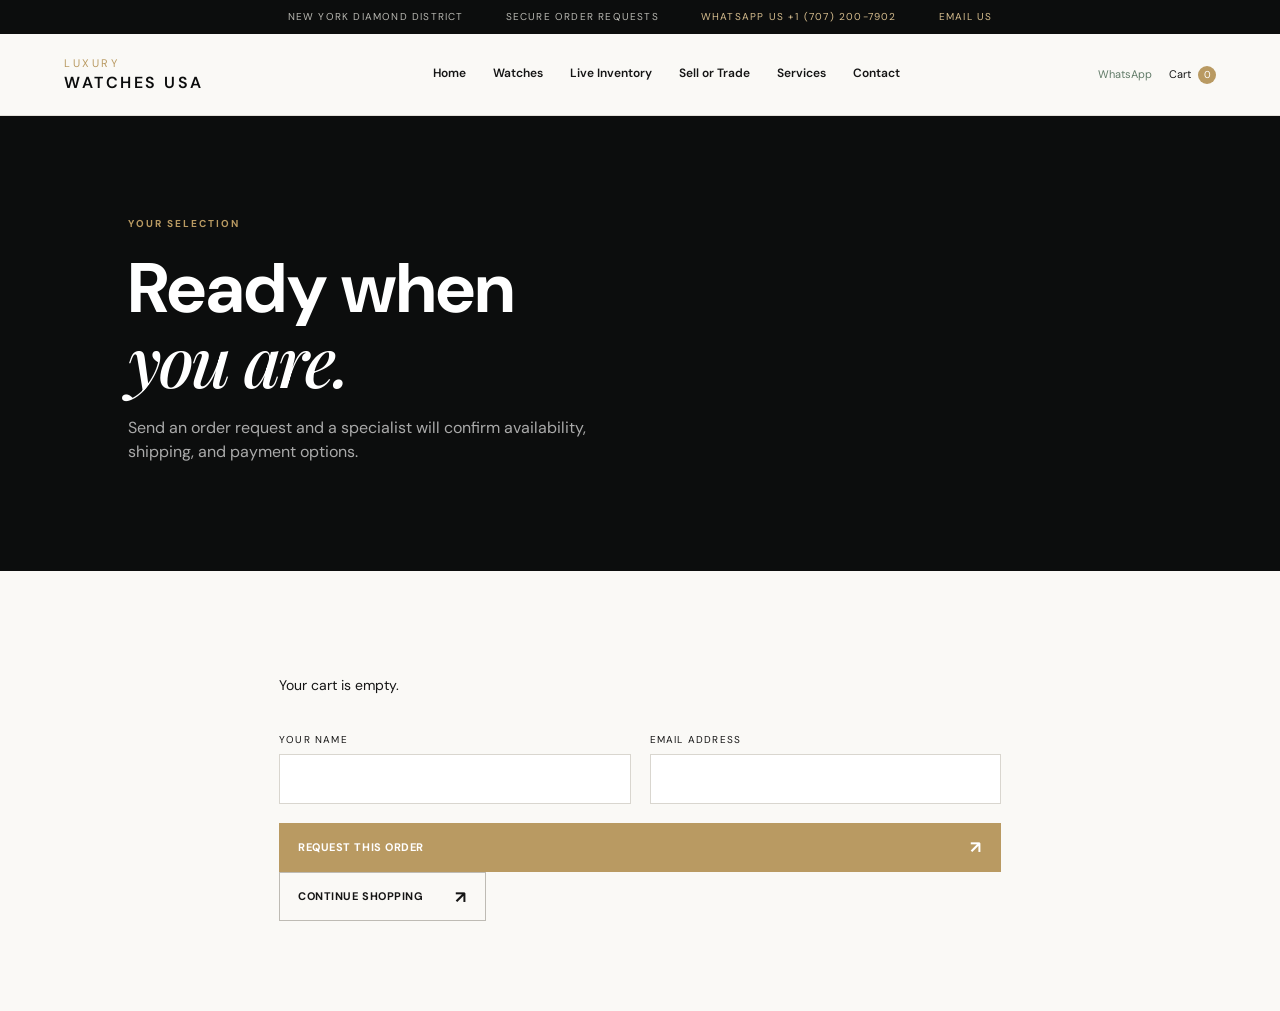
<file: cart.html>
<!doctype html>
<html lang="en">
    <head>
        <meta charset="UTF-8">
        <meta name="viewport" content="width=device-width, initial-scale=1">
        <title>Your Cart | Luxury Watches USA</title>
        <link href="https://fonts.googleapis.com/css2?family=DM+Sans:wght@400;500;600;700&family=Playfair+Display:wght@500;600&display=swap" rel="stylesheet">
        <link rel="stylesheet" href="styles.css">
    </head>
    <body>
        
        <div class="topbar">
        <span>New York Diamond District</span>
        <span>Secure order requests</span>
        <a href="https://wa.me/+17072007902">WhatsApp us +1 (707) 200-7902</a>
        <a href="mailto:Luxurywatch310543@gmail.com">Email us</a>
    </div>

    <header class="site-header">
        <button class="icon-btn menu-toggle" aria-label="Open menu">☰</button>
        <a class="logo" href="index.html">
            <span>LUXURY</span><strong>WATCHES USA</strong>
        </a>

        <nav class="main-nav">
            <a href="index.html">Home</a>
            <a href="shop.html">Watches</a>
            <a href="live-inventory.html">Live Inventory</a>
            <a href="sell.html">Sell or Trade</a>
            <a href="services.html">Services</a>
            <a href="contact.html">Contact</a>
        </nav>
        <div class="header-actions">
            <a class="whatsapp-link" href="https://wa.me/+17072007902">WhatsApp</a>
            <a class="cart-link" href="cart.html">Cart <span class="cart-count">0</span></a>
        </div>
    </header>
    <main>
        <section class="page-hero">
            <p class="eyebrow">Your selection</p>
            <h1>Ready when<br><em>you are.</em></h1>
            <p>Send an order request and a specialist will confirm availability, shipping, and payment options.</p>
        </section>
        <section class="form-section">
            <div id="cart-items"></div>
            <p id="cart-total" class="price"></p>
            <form id="order-form" class="form-grid" hidden>
                <div class="form-field">
                    <label>Your name</label>
                    <input name="customer_name" required>
                </div>
                <div class="form-field">
                    <label>Email address</label>
                    <input name="customer_email" type="email" required>
                </div>
                <div class="form-field full">
                    <button class="button button-gold" type="submit">Request this order <span>↗</span></button>
                </div>
            </form>
            <p id="cart-message" class="notice" hidden></p>
            <a class="button button-outline" href="shop.html">Continue shopping <span>↗</span></a>
        </section>
    </main>
    <script src="script.js"></script>
</body>
</html>
</file>
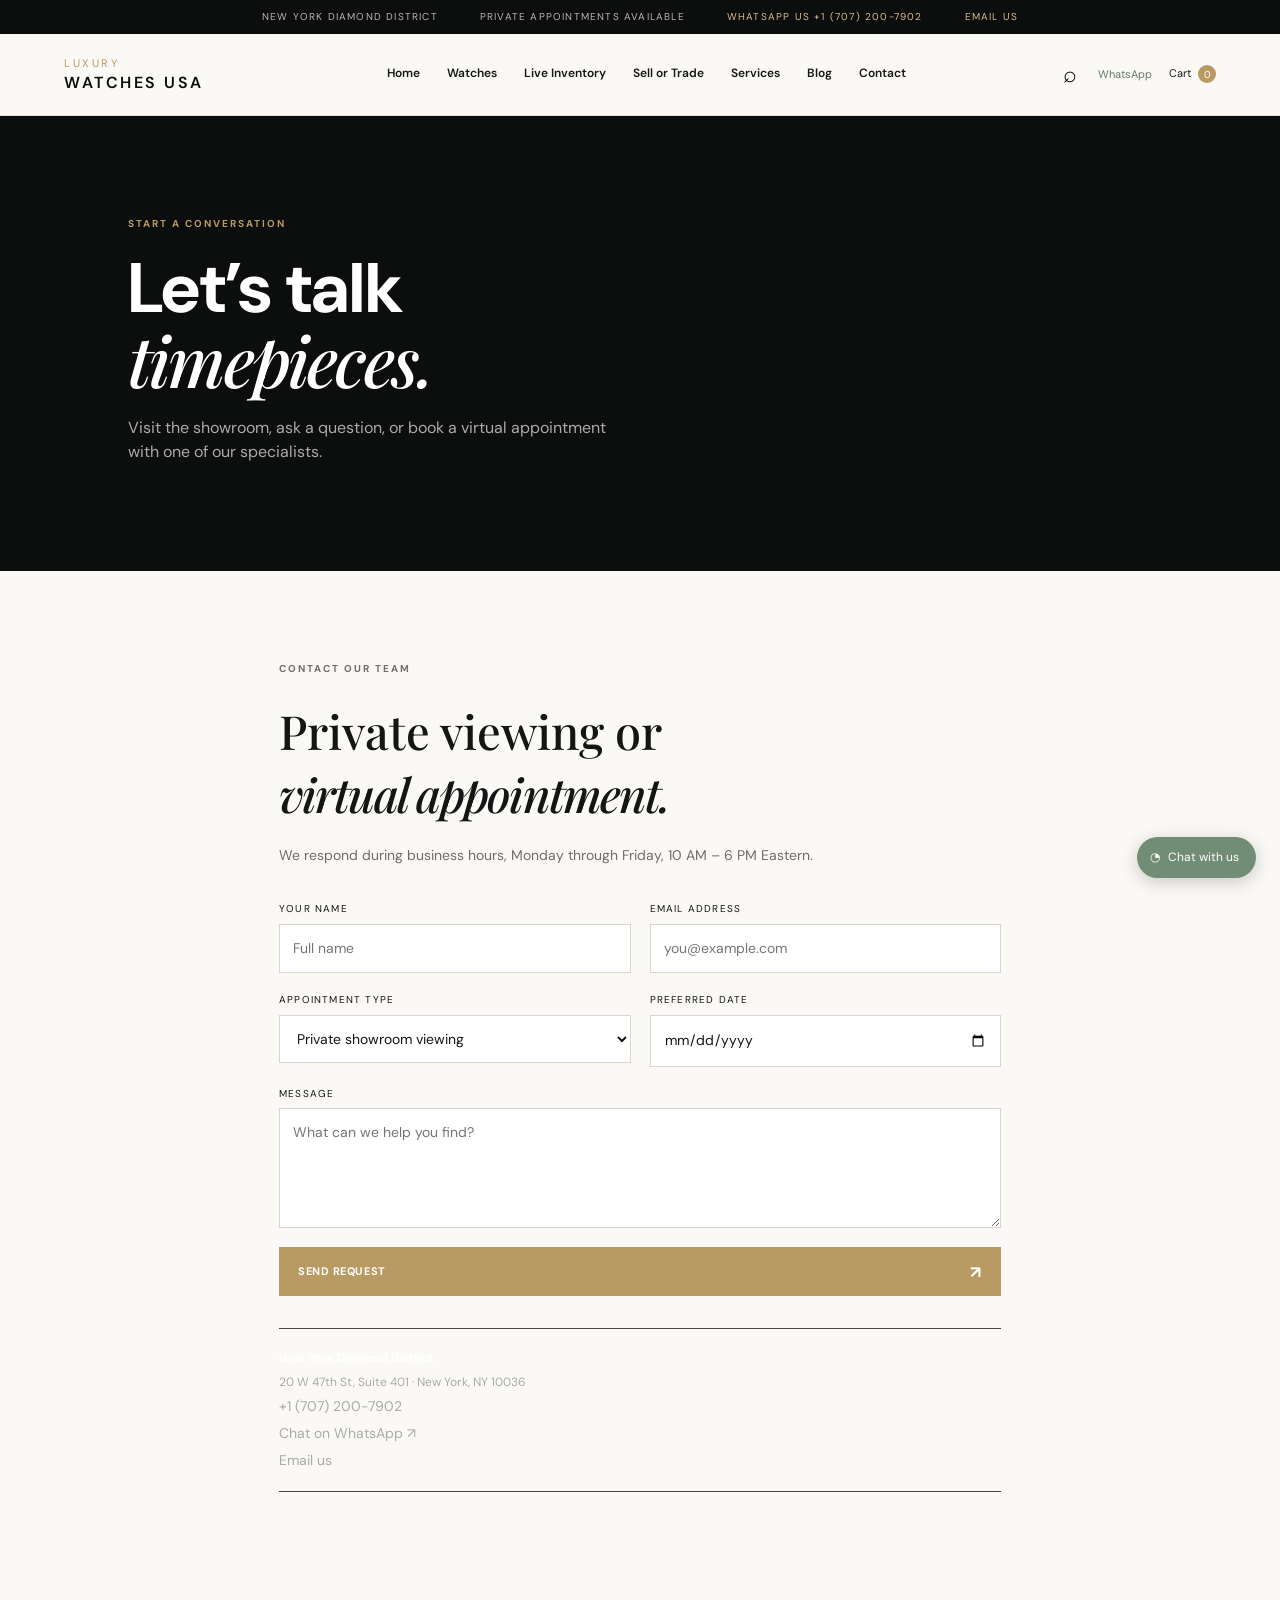
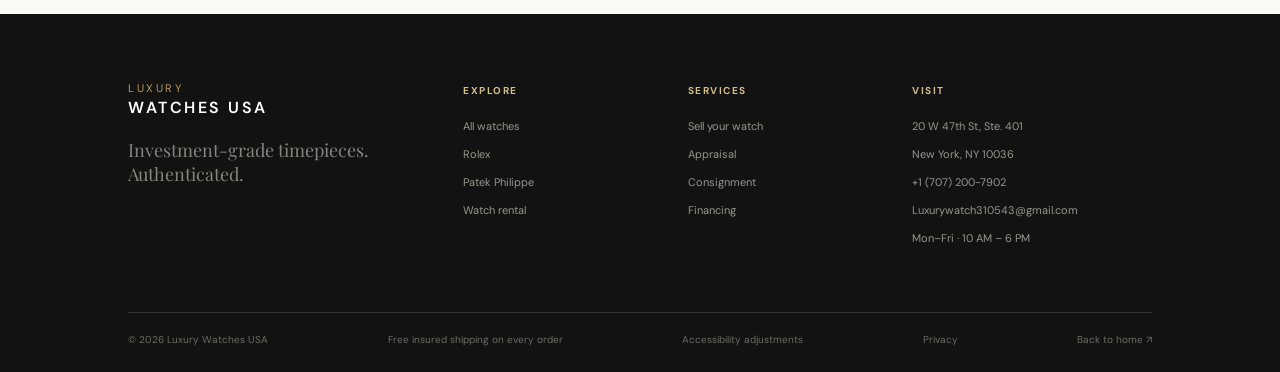
<file: contact.html>
<!doctype html>
<html lang="en">
    <head>
        <meta charset="UTF-8">
        <meta name="viewport" content="width=device-width, initial-scale=1">
        <title>Contact &amp; Appointments | Luxury Watches USA</title>
        <link href="https://fonts.googleapis.com/css2?family=DM+Sans:wght@400;500;600;700&family=Playfair+Display:wght@500;600&display=swap"
         rel="stylesheet">
         <link rel="stylesheet" href="styles.css">
        </head>
        <body>
            <div class="topbar">
                <span>New York Diamond District</span>
                <span>Private appointments available</span>
                <a href="https://wa.me/+17072007902">WhatsApp us +1 (707) 200-7902</a>
                <a href="mailto:Luxurywatch310543@gmail.com">Email us </a>
            </div>
            <header class="site-header">
                <button class="icon-btn menu-toggle">☰</button>
                <a class="logo" href="index.html">
                    <span>LUXURY</span><strong>WATCHES USA</strong>
                </a>
                <nav class="main-nav">
                    <a href="index.html">Home</a>
                    <a href="shop.html">Watches</a>
                    <a href="live-inventory.html">Live Inventory</a>
                    <a href="sell.html">Sell or Trade</a>
                    <a href="services.html">Services</a>
                    <a href="blog.html">Blog</a>
                    <a href="contact.html">Contact</a>
                </nav>
                <div class="header-actions">
                    <button class="icon-btn" data-search>⌕</button>
                    <a class="whatsapp-link" href="https://wa.me/+17072007902">WhatsApp</a>
                    <a href="cart.html">Cart <span class="cart-count">0</span></a>
                </div>
            </header>
            <main>
                <section class="page-hero">
                    <p class="eyebrow">Start a conversation</p>
                    <h1>Let’s talk<br>
                        <em>timepieces.</em>
                    </h1>
                    <p>Visit the showroom, ask a question, or book a virtual appointment with one of our specialists.</p>
                </section>
                <section class="form-section">
                    <p class="eyebrow">Contact our team</p>
                    <h2>Private viewing or<br>
                        <em>virtual appointment.</em>
                    </h2>
                    <p>We respond during business hours, Monday through Friday, 10 AM – 6 PM Eastern.</p>
                    <form class="form-grid" id="contact-form">
                        <div class="form-field">
                            <label>Your name</label>
                            <input name="name" required placeholder="Full name">
                        </div>
                        <div class="form-field">
                            <label>Email address</label>
                            <input name="email" required type="email" placeholder="you@example.com">
                        </div>
                        <div class="form-field">
                            <label>Appointment type</label>
                            <select name="appointment_type" aria-label="Appointment type">
                                <option>Private showroom viewing</option>
                                <option>Virtual appointment</option>
                                <option>General question</option>
                            </select>
                        </div>
                        <div class="form-field">
                            <label>Preferred date</label>
                            <input name="preferred_date" type="date" aria-label="Preferred date">
                        </div>
                        <div class="form-field full">
                            <label>Message</label>
                            <textarea name="message" placeholder="What can we help you find?"></textarea>
                        </div>
                        <div class="form-field full">
                            <button class="button button-gold" type="submit">Send request <span>↗</span></button>
                        </div>
                    </form>
                    <div class="address address--spaced">
                        <strong>New York Diamond District</strong><span>20 W 47th St, Suite 401 · New York, NY 10036</span>
                        <a href="tel:+17072007902">+1 (707) 200-7902</a>
                        <a href="https://wa.me/+17072007902">Chat on WhatsApp ↗</a>
                        <a href="mailto:Luxurywatch310543@gmail.com">Email us </a>


                    </div>
                </section>
            </main>
           <footer class="site-footer">
    <div class="footer-top">
        <div>
            
            <a class="logo footer-logo" href="index.html">
                <span>LUXURY</span><strong>WATCHES USA</strong>
            </a>
                <p>Investment-grade timepieces.<br>Authenticated.</p>
            </div>
            
            <div class="footer-column">
                <h4>Explore</h4>
                <a href="shop.html">All watches</a>
                <a href="shop.html">Rolex</a>
                <a href="shop.html">Patek Philippe</a>
                <a href="rental.html">Watch rental</a>
            </div>
            
            <div class="footer-column">
                <h4>Services</h4>
                <a href="sell.html">Sell your watch</a>
                <a href="services.html">Appraisal</a>
                <a href="services.html">Consignment</a>
                <a href="services.html">Financing</a>
            </div>
            
            <div class="footer-column">
                <h4>Visit</h4>
                <span>20 W 47th St, Ste. 401</span>
                <span>New York, NY 10036</span>
                <a href="tel:+17072007902">+1 (707) 200-7902</a>
                 <a href="mailto:Luxurywatch310543@gmail.com">Luxurywatch310543@gmail.com</a>
                <span>Mon–Fri · 10 AM – 6 PM</span>
            </div>
        </div>

        <div class="footer-bottom">
            <span>© 2026 Luxury Watches USA</span>
            <span>Free insured shipping on every order</span>
            <a href="contact.html">Accessibility adjustments</a>
            <a href="contact.html">Privacy</a>
                <a class="floating-chat" href="https://wa.me/+17072007902" aria-label="Chat on WhatsApp">◔<span>Chat with us</span>
    </a>
                    <a href="index.html">Back to home ↗</a>
        </div>
    </footer>
            <script src="script.js"></script>
        </body>
        </html>
</file>
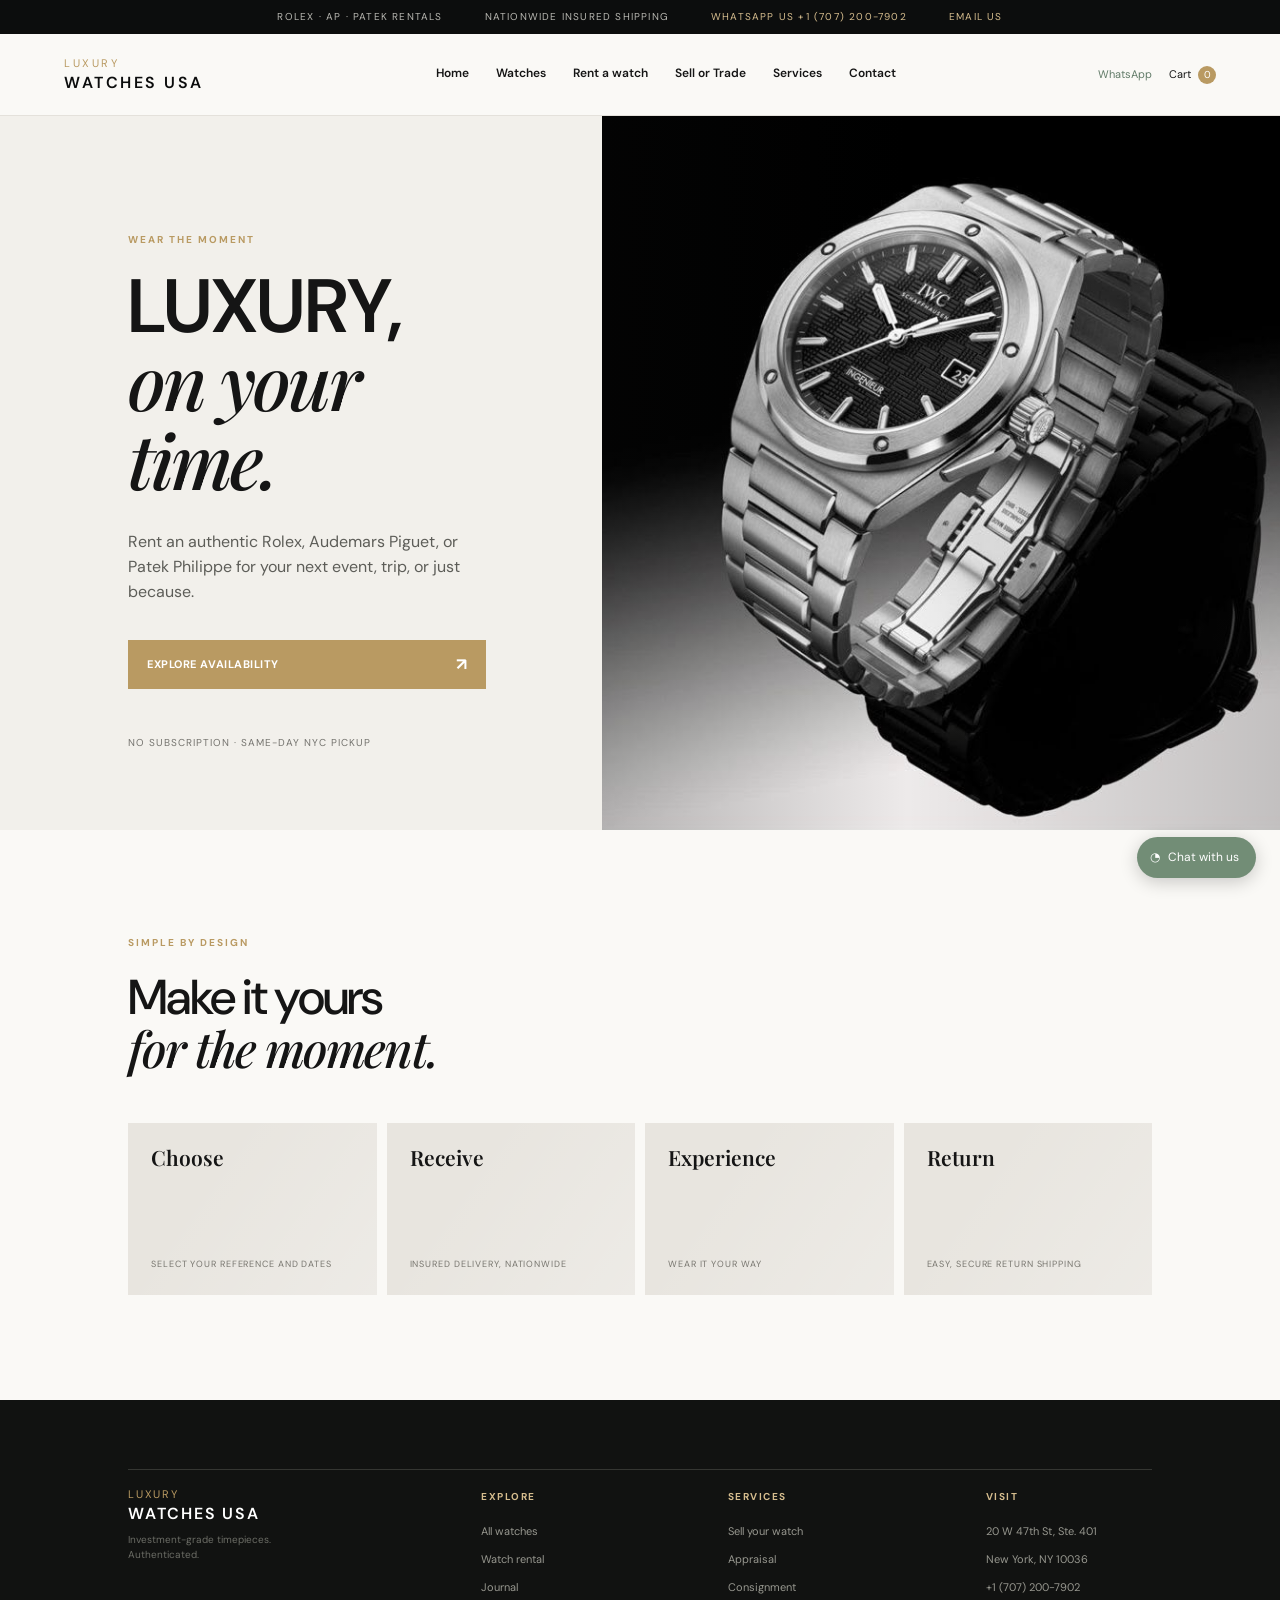
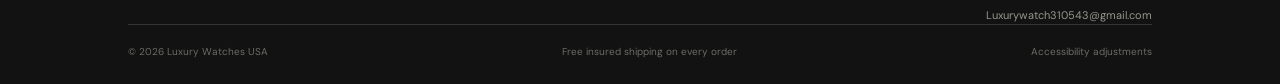
<file: rental.html>
<!doctype html>
<html lang="en">
    <head>
        <meta charset="UTF-8">
        <meta name="viewport" content="width=device-width, initial-scale=1">
        <title>Watch Rental | Luxury Watches USA</title>
        <link href="https://fonts.googleapis.com/css2?family=DM+Sans:wght@400;500;600;700&family=Playfair+Display:wght@500;600&display=swap"
         rel="stylesheet">
         <link rel="stylesheet" href="styles.css">
        </head>
        <body>
            <div class="topbar">
                <span>Rolex · AP · Patek rentals</span>
                <span>Nationwide insured shipping</span>
                <a href="https://wa.me/+17072007902">WhatsApp us +1 (707) 200-7902</a>
                <a href="mailto:Luxurywatch310543@gmail.com">Email us </a>
            </div>
            
            <header class="site-header">
                <button class="icon-btn menu-toggle">☰</button>
                <a class="logo" href="index.html"><span>LUXURY</span><strong>WATCHES USA</strong></a>
                
                <nav class="main-nav">
                    <a href="index.html">Home</a>
                    <a href="shop.html">Watches</a>
                    <a href="rental.html">Rent a watch</a>
                    <a href="sell.html">Sell or Trade</a>
                    <a href="services.html">Services</a>
                    <a href="contact.html">Contact</a>
                </nav>
                <div class="header-actions">
                    <a class="whatsapp-link" href="https://wa.me/+17072007902">WhatsApp</a>
                    <a href="cart.html">Cart <span class="cart-count">0</span></a>
                </div>
            </header>
            
            <main>
                <section class="hero">
                    <div class="hero-copy">
                        <p class="eyebrow">Wear the moment</p>
                        <h1>Luxury,<br><em>on your time.</em></h1>
                        <p class="hero-sub">Rent an authentic Rolex, Audemars Piguet, or Patek Philippe for your next event, trip, or just because.</p>
                        <a class="button button-gold" href="contact.html">Explore availability <span>↗</span></a>
                        
                        <div class="hero-note">No subscription · Same-day NYC pickup</div>
                    </div>

                    <div class="hero-image">
                        <img src="image/Ingenieur Automatic 40  Integrated bracelet · 2023.jpeg" 
                        alt="Luxury watch available to rent">
                    </div>
                </section>

                <section class="section">
                    <div class="section-head">
                        <div>
                            <p class="eyebrow">Simple by design</p>
                            <h2>Make it yours<br>
                                <em>for the moment.</em>
                            </h2>
                        </div>
                    </div>

                    <div class="brand-grid">
                        <div class="brand-card">
                            <span>Choose</span>
                            <small>Select your reference and dates</small>
                        </div>
                        
                        <div class="brand-card">
                            <span>Receive</span>
                            <small>Insured delivery, nationwide</small>
                        </div>
                        
                        <div class="brand-card">
                            <span>Experience</span>
                            <small>Wear it your way</small>
                        </div>
                        
                        <div class="brand-card">
                            <span>Return</span>
                            <small>Easy, secure return shipping</small>
                        </div>
                    </div>
                </section>
            </main>

            <footer class="site-footer">
                <div class="footer-bottom">
                   <div><a class="logo footer-logo" href="index.html">
                            <span>LUXURY</span><strong>WATCHES USA</strong></a>
                            <p>Investment-grade timepieces.<br>Authenticated.</p>
                        </div>
                        
                        <div class="footer-column">
                            <h4>Explore</h4>
                            <a href="shop.html">All watches</a>
                            <a href="rental.html">Watch rental</a>
                            <a href="blog.html">Journal</a>
                        </div>
                        
                        <div class="footer-column">
                            <h4>Services</h4>
                            <a href="sell.html">Sell your watch</a>
                            <a href="services.html">Appraisal</a>
                            <a href="services.html">Consignment</a>
                        </div>
                        <div class="footer-column">
                            <h4>Visit</h4>
                            <span>20 W 47th St, Ste. 401</span>
                            <span>New York, NY 10036</span>
                            <a href="tel:+17072007902">+1 (707) 200-7902</a>
                             <a href="mailto:Luxurywatch310543@gmail.com">Luxurywatch310543@gmail.com</a>
                        </div>
                    </div>
                    <div class="footer-bottom">
                        <span>© 2026 Luxury Watches USA</span>
                        <span>Free insured shipping on every order</span>
                        <a href="contact.html">Accessibility adjustments</a>
                    </div>
                </footer>
                <a class="floating-chat" href="https://wa.me/+17072007902">◔<span>Chat with us</span></a>
            
            <script src="script.js"></script>
        </body>
        </html>
</file>
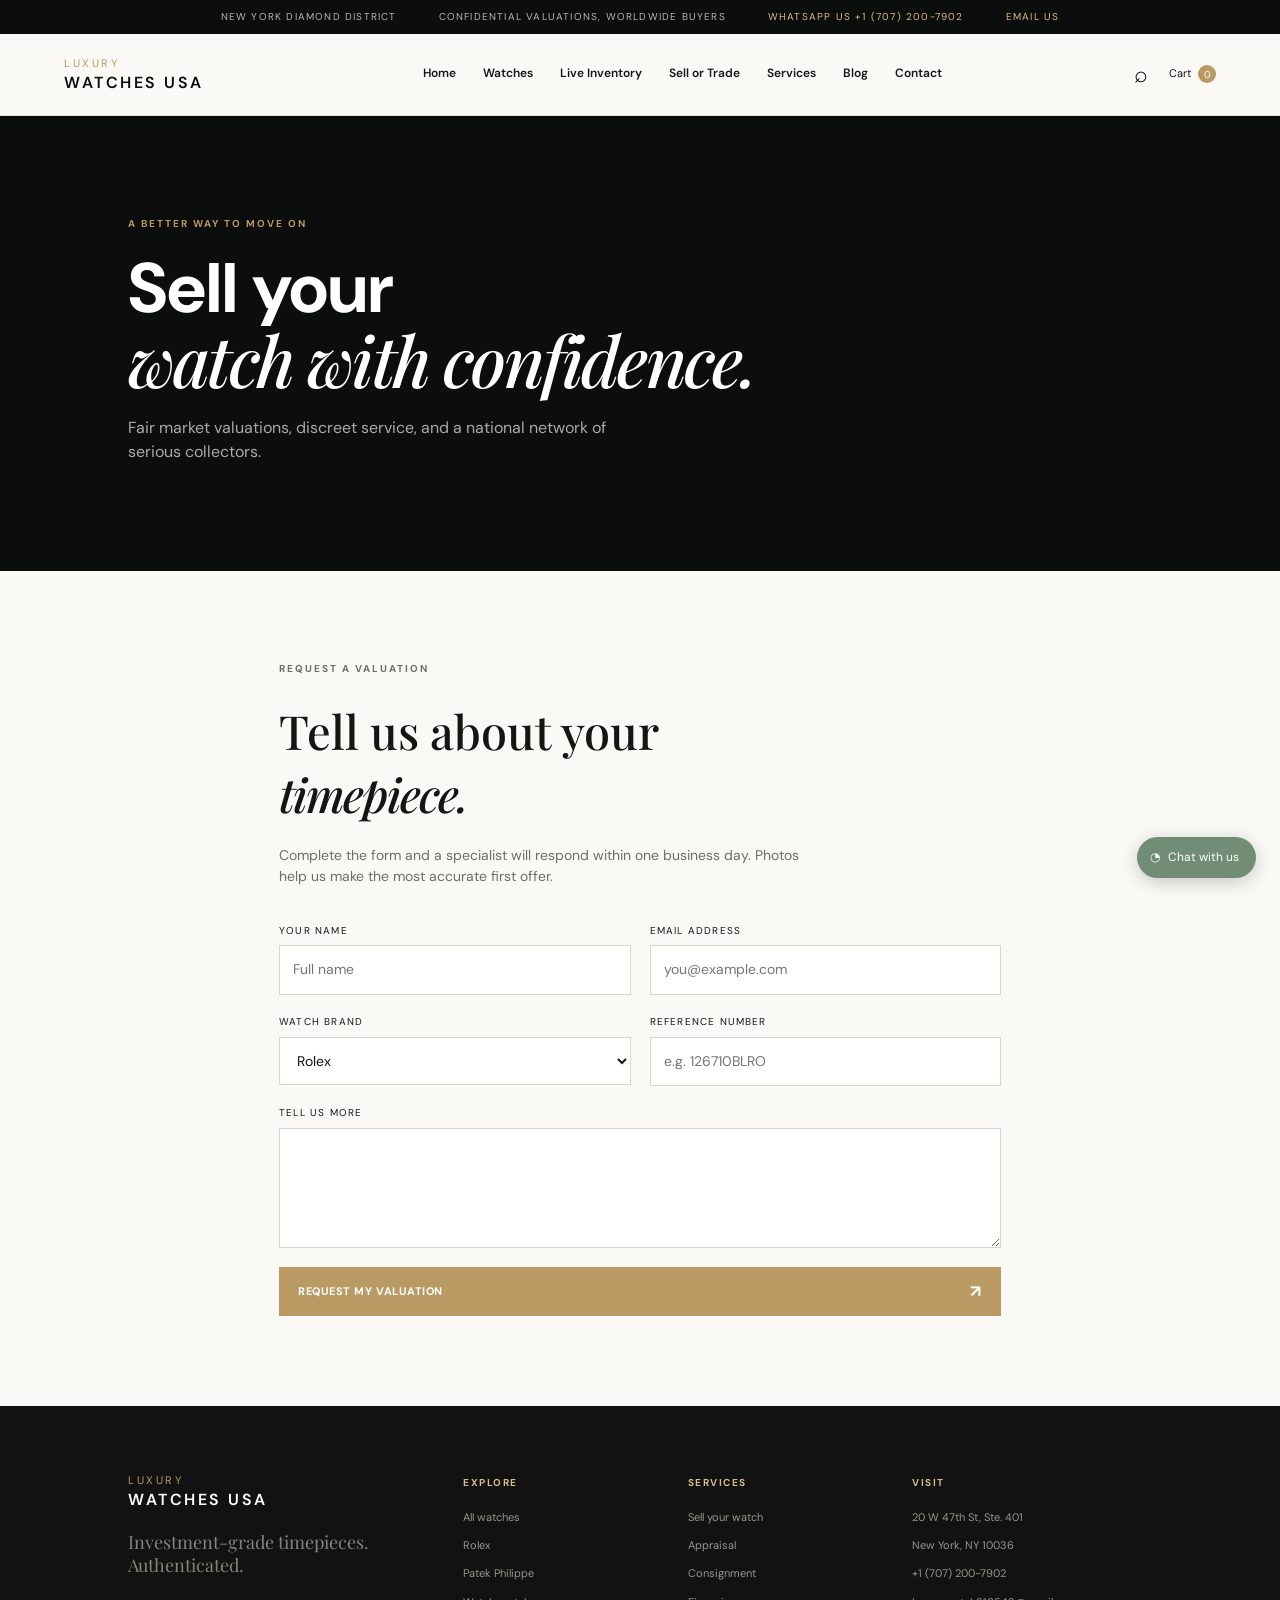
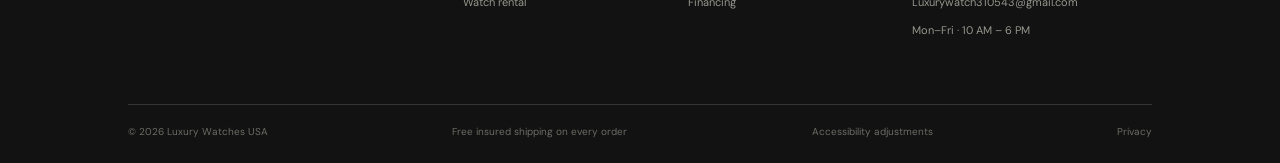
<file: sell.html>
<!doctype html>
<html lang="en">
    <head>
        <meta charset="UTF-8">
        <meta name="viewport" content="width=device-width, initial-scale=1">
        <title>Sell Your Watch | Luxury Watches USA</title>
        <link href="https://fonts.googleapis.com/css2?family=DM+Sans:wght@400;500;600;700&family=Playfair+Display:wght@500;600&display=swap" 
        rel="stylesheet">
        <link rel="stylesheet" href="styles.css">
    </head>
    <body>
        <div class="topbar">
            <span>New York Diamond District</span>
            <span>Confidential valuations, worldwide buyers</span>
            <a href="https://wa.me/+17072007902">WhatsApp us +1 (707) 200-7902</a>
            <a href="mailto:Luxurywatch310543@gmail.com">Email us </a>
        </div>
        
        <header class="site-header">
            <button class="icon-btn menu-toggle">☰</button>
            <a class="logo" href="index.html">
                <span>LUXURY</span><strong>WATCHES USA</strong></a>
                
                <nav class="main-nav">
                    <a href="index.html">Home</a>
                    <a href="shop.html">Watches</a>
                    <a href="live-inventory.html">Live Inventory</a>
                    <a href="sell.html">Sell or Trade</a>
                    <a href="services.html">Services</a>
                    <a href="blog.html">Blog</a>
                    <a href="contact.html">Contact</a>
                </nav>
                
                <div class="header-actions">
                    <button class="icon-btn" data-search>⌕</button>
                    <a href="cart.html">Cart <span class="cart-count">0</span>
                    </a>
                </div>
            </header>
            <main>
                <section class="page-hero">
                        <p class="eyebrow">A better way to move on</p>
                        <h1>Sell your<br><em>watch with confidence.</em></h1>
                        <p>Fair market valuations, discreet service, and a national network of serious collectors.</p>
                    </section>
                    
                    <section class="form-section">
                        <p class="eyebrow">Request a valuation</p>
                        <h2>Tell us about your<br>
                            <em>timepiece.</em></h2>
                            <p>Complete the form and a specialist will respond within one business day. 
                                Photos help us make the most accurate first offer.</p>
                                
                                <form class="form-grid" id="valuation-form">
                                    <div class="form-field">
                                        <label>Your name</label>
                                        <input name="name" required placeholder="Full name">
                                    </div>
                                    
                                    <div class="form-field">
                                        <label>Email address</label>
                                        <input name="email" required type="email" placeholder="you@example.com">
                                    </div>

                                    <div class="form-field">
                                        <label>Watch brand</label>
                                        <select name="brand" aria-label="Watch brand">
                                            <option>Rolex</option>
                                            <option>Patek Philippe</option>
                                            <option>Audemars Piguet</option>
                                            <option>Other</option>
                                        </select>
                                    </div>

                                    <div class="form-field">
                                        <label>Reference number</label>
                                        <input name="reference" placeholder="e.g. 126710BLRO">
                                    </div>

                                    <div class="form-field full">
                                        <label>Tell us more</label>
                                        <textarea name="details" placeholder="Condition, year, box and papers, and your preferred sale or trade... "> </textarea>
                                    </div>

                                    <div class="form-field full">
                                        <button class="button button-gold" type="submit">Request my valuation <span>↗</span></button>
                                    </div>
                                </form>
                            </section>
                        </main>

                        <footer class="site-footer">
    <div class="footer-top">
        <div>
            
            <a class="logo footer-logo" href="index.html">
                <span>LUXURY</span><strong>WATCHES USA</strong>
            </a>
                <p>Investment-grade timepieces.<br>Authenticated.</p>
            </div>
            
            <div class="footer-column">
                <h4>Explore</h4>
                <a href="shop.html">All watches</a>
                <a href="shop.html">Rolex</a>
                <a href="shop.html">Patek Philippe</a>
                <a href="rental.html">Watch rental</a>
            </div>
            
            <div class="footer-column">
                <h4>Services</h4>
                <a href="sell.html">Sell your watch</a>
                <a href="services.html">Appraisal</a>
                <a href="services.html">Consignment</a>
                <a href="services.html">Financing</a>
            </div>
            
            <div class="footer-column">
                <h4>Visit</h4>
                <span>20 W 47th St, Ste. 401</span>
                <span>New York, NY 10036</span>
                <a href="tel:+17072007902">+1 (707) 200-7902</a>
                 <a href="mailto:Luxurywatch310543@gmail.com">Luxurywatch310543@gmail.com</a>
                <span>Mon–Fri · 10 AM – 6 PM</span>
            </div>
        </div>

        <div class="footer-bottom">
            <span>© 2026 Luxury Watches USA</span>
            <span>Free insured shipping on every order</span>
            <a href="contact.html">Accessibility adjustments</a>
            <a href="contact.html">Privacy</a>
        </div>
    </footer>

    <a class="floating-chat" href="https://wa.me/+17072007902" aria-label="Chat on WhatsApp">◔<span>Chat with us</span>
    </a>
                        <script src="script.js"></script>
                    </body>
                    </html>
</file>
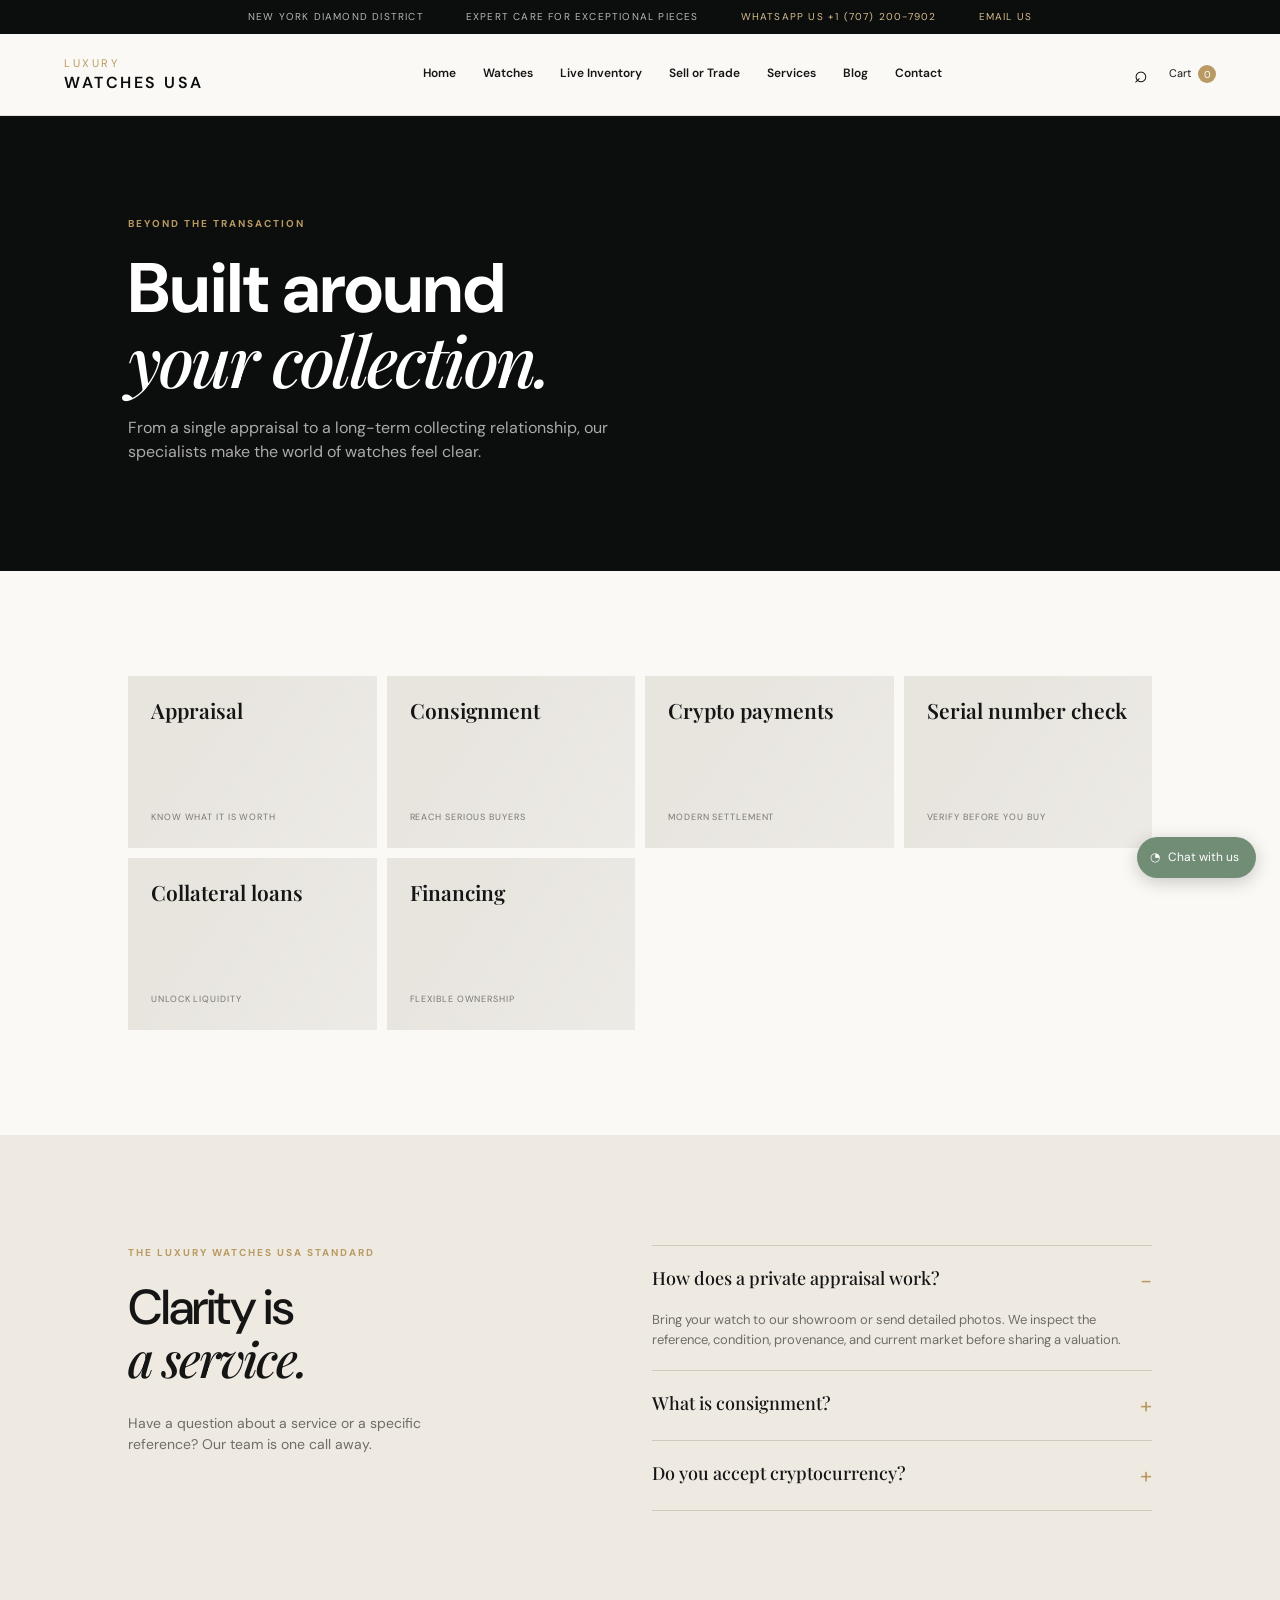
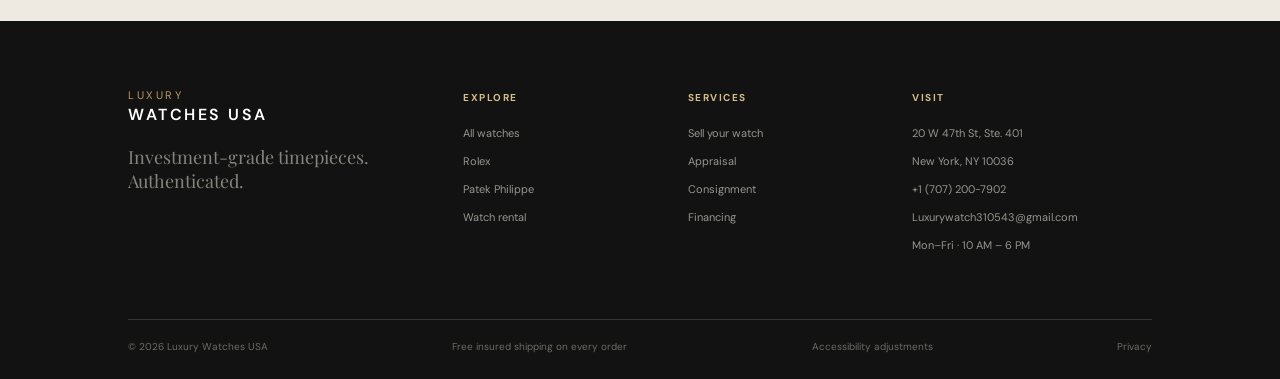
<file: services.html>
<!doctype html>
<html lang="en">
    <head>
        <meta charset="UTF-8">
        <meta name="viewport" content="width=device-width, initial-scale=1">
        <title>Services | Luxury Watches USA</title>
        <link href="https://fonts.googleapis.com/css2?family=DM+Sans:wght@400;500;600;700&family=Playfair+Display:wght@500;600&display=swap"
         rel="stylesheet">
         <link rel="stylesheet" href="styles.css">
        </head>
        <body>
            <div class="topbar">
                <span>New York Diamond District</span>
                <span>Expert care for exceptional pieces</span>
                <a href="https://wa.me/+17072007902">WhatsApp us +1 (707) 200-7902</a>
                <a href="mailto:Luxurywatch310543@gmail.com">Email us </a>
            </div>
            
            <header class="site-header">
                <button class="icon-btn menu-toggle">☰</button>
                <a class="logo" href="index.html">
                    <span>LUXURY</span><strong>WATCHES USA</strong></a>
                    
                    <nav class="main-nav">
                        <a href="index.html">Home</a>
                        <a href="shop.html">Watches</a>
                        <a href="live-inventory.html">Live Inventory</a>
                        <a href="sell.html">Sell or Trade</a>
                        <a href="services.html">Services</a>
                        <a href="blog.html">Blog</a>
                        <a href="contact.html">Contact</a>
                    </nav>

                    <div class="header-actions">
                        <button class="icon-btn" data-search>⌕</button>
                        <a href="cart.html">Cart <span class="cart-count">0</span></a>
                    </div>
                </header>

                <main>
                    <section class="page-hero">
                        <p class="eyebrow">Beyond the transaction</p>
                        <h1>Built around<br><em>your collection.</em>
                        </h1>
                        <p>From a single appraisal to a long-term collecting relationship, our specialists make the world of watches feel clear.</p>
                    </section>
                    
                    <section class="section">
                        <div class="brand-grid">
                            <a class="brand-card" href="contact.html">
                                <span>Appraisal</span>
                                <small>Know what it is worth</small>
                            </a>

                                <a class="brand-card" href="contact.html">
                                    <span>Consignment</span>
                                    <small>Reach serious buyers</small>
                                </a>

                                <a class="brand-card" href="contact.html">
                                    <span>Crypto payments</span>
                                    <small>Modern settlement</small>
                                </a>

                                <a class="brand-card" href="contact.html">
                                    <span>Serial number check</span>
                                    <small>Verify before you buy</small>
                                </a>
                                
                                <a class="brand-card" href="contact.html">
                                    <span>Collateral loans</span>
                                    <small>Unlock liquidity</small>
                                </a>
                                
                                <a class="brand-card" href="contact.html">
                                    <span>Financing</span>
                                    <small>Flexible ownership</small>
                                </a>

                            </div>
                        </section>
                        
                        <section class="faq-section">
                            <div class="faq-intro">
                                <p class="eyebrow">The Luxury Watches USA standard</p>
                                <h2>Clarity is<br><em>a service.</em></h2>
                                <p>Have a question about a service or a specific reference? Our team is one call away.</p>
                            </div>
                            
                            <div class="faq-list">
                                <details open>
                                    <summary>How does a private appraisal work?</summary>
                                    <p>Bring your watch to our showroom or send detailed photos. 
                                        We inspect the reference, condition, provenance, and current market before sharing a valuation.</p>
                                    </details>
                                    
                                    <details>
                                        <summary>What is consignment?</summary>
                                        <p>We market your watch to our network of collectors and handle authentication, photography, secure storage, and shipping after the sale.</p>
                                    </details>
                                    
                                    <details>
                                        <summary>Do you accept cryptocurrency?</summary>
                                        <p>Yes. We accept select cryptocurrencies for eligible purchases through a secure settlement partner.</p>
                                    </details>
                                </div>
                            </section>
                        </main>

                       <footer class="site-footer">
    <div class="footer-top">
        <div>
            
            <a class="logo footer-logo" href="index.html">
                <span>LUXURY</span><strong>WATCHES USA</strong>
            </a>
                <p>Investment-grade timepieces.<br>Authenticated.</p>
            </div>
            
            <div class="footer-column">
                <h4>Explore</h4>
                <a href="shop.html">All watches</a>
                <a href="shop.html">Rolex</a>
                <a href="shop.html">Patek Philippe</a>
                <a href="rental.html">Watch rental</a>
            </div>
            
            <div class="footer-column">
                <h4>Services</h4>
                <a href="sell.html">Sell your watch</a>
                <a href="services.html">Appraisal</a>
                <a href="services.html">Consignment</a>
                <a href="services.html">Financing</a>
            </div>
            
            <div class="footer-column">
                <h4>Visit</h4>
                <span>20 W 47th St, Ste. 401</span>
                <span>New York, NY 10036</span>
                <a href="tel:+17072007902">+1 (707) 200-7902</a>
                 <a href="mailto:Luxurywatch310543@gmail.com">Luxurywatch310543@gmail.com</a>
                <span>Mon–Fri · 10 AM – 6 PM</span>
            </div>
        </div>

        <div class="footer-bottom">
            <span>© 2026 Luxury Watches USA</span>
            <span>Free insured shipping on every order</span>
            <a href="contact.html">Accessibility adjustments</a>
            <a href="contact.html">Privacy</a>
        </div>
    </footer>

    <a class="floating-chat" href="https://wa.me/+17072007902" aria-label="Chat on WhatsApp">◔<span>Chat with us</span>
    </a>
                        <script src="script.js"></script>
                    </body>
                    </html>
</file>
<file: styles.css>
:root{--ink:#151515;
    --black:#0c0d0d;
    --cream:#f2f0eb;
    --paper:#faf9f6;
    --gold:#b99a62;
    --gold-light:#d6bd8e;
    --muted:#73736e;
    --line:#d9d6cf;
    --serif:'Playfair Display',Georgia,serif;
    --sans:'DM Sans',Arial,sans-serif
}
*{
    box-sizing:border-box
}
html
{
    scroll-behavior:smooth
}
body
{
    margin:0;
    background:var(--paper);
    color:var(--ink);
    font-family:var(--sans);
    font-size:14px;
    line-height:1.55
}
a
{
    color:inherit;text-decoration:none
}
img
{
    display:block;width:100%;object-fit:cover
}
button
{
    font:inherit
}
/*topbar*/
.topbar
{
    height:34px;
    background:var(--black);
    color:#b8b7b1;
    display:flex;
    align-items:center;
    justify-content:center;
    gap:42px;
    font-size:10px;
    letter-spacing:.12em;
    text-transform:uppercase
}
.topbar a{
    color:var(--gold-light)
}

/*site header*/
.site-header{
    height:82px;
    padding:0 5vw;
    display:flex;
    align-items:center;
    border-bottom:1px solid #e4e1db;
    background:rgba(250,249,246,.95);
    position:sticky;
    top:0;
    z-index:10;
    -webkit-backdrop-filter:blur(12px);
    backdrop-filter:blur(12px)
}
/*logo*/
.logo{
    display:flex;
    flex-direction:column;
    line-height:1;
    letter-spacing:.18em;
    color:var(--black);
    min-width:170px
}
.logo span{
    font-size:11px;
    color:var(--gold);
    margin-bottom:6px
}
.logo strong{
    font-size:16px;
    font-weight:600
}
/*navigation bar*/
.main-nav{
    display:flex;
    gap:27px;
    margin:0 auto;
    font-size:12px;
    font-weight:600;
}
.main-nav a{
    padding:31px 0;
    border-bottom:2px solid transparent;
}
.main-nav a:hover{
    border-color:var(--gold)
}
.main-nav span{
    color:var(--gold);
    margin-left:4px;
}
.header-actions{
    display:flex;
    align-items:center;
    gap:17px;
    font-size:11px;
}
.icon-btn{
    border:0;
    background:none;
    font-size:23px;
    cursor:pointer;
    padding:4px;
}
.whatsapp-link{color:#617b68
}
.cart-count{
    display:inline-grid;
    place-items:center;
    background:var(--gold);
    color:white;
    border-radius:50%;
    width:18px;
    height:18px;
    margin-left:4px;
    font-size:10px;
}
.menu-toggle{display:none;
}

/*hero section*/
.hero{min-height:650px;
    display:grid;
    grid-template-columns:47% 53%;
    background:var(--cream)
}
.hero-copy{padding:116px 9vw 80px 10vw;
    display:flex;
    flex-direction:column;
    justify-content:center;
}
.eyebrow{color:var(--gold);
    font-size:10px;
    font-weight:700;
    letter-spacing:.2em;
    text-transform:uppercase;
    margin:0 0 22px;
}
.hero h1{
    font-size:clamp(48px,5.9vw,92px);
    line-height:.97;
    letter-spacing:.01em;
    text-transform:uppercase;
    margin:0 0 29px;
    font-weight:600
}
.hero h1 em,h1 em,h2 em{
    font-family:var(--serif);
    font-weight:500;
    text-transform:none;
    letter-spacing:-.04em;
}
.hero-sub{font-size:16px;
    color:#5d5d58;
    max-width:365px;
    margin:0 0 35px;
}
.hero-actions{display:flex;
    gap:11px;
    flex-wrap:wrap;
    }


    /*button*/
    .button{display:inline-flex;
        align-items:center;
        justify-content:space-between;
        gap:32px;
        padding:15px 18px;
        font-size:11px;
        font-weight:700;
        letter-spacing:.05em;
        text-transform:uppercase;
        min-width:174px;border:1px solid transparent;
    }
    .button span{
        font-size:17px;
        line-height:0;
    }
    .button-gold{
        background:var(--gold);
        color:white;
    }
    .button-gold:hover{
        background:#9f824d;
    }
    .about-cta{margin-top:35px}
    .address--spaced{margin-top:55px}
    .product-specialist{margin-top:10px}
    .purchase-heading{margin-top:38px}
    .button-outline{
        border-color:#bebbb4;
    }
    .button-dark{background:var(--black);
        color:#fff;
    }
    .hero-note{display:flex;
        gap:9px;
        align-items:center;
        margin-top:46px;
        font-size:10px;
        color:#74736e;
        text-transform:uppercase;
        letter-spacing:.1em;
    }
    .live-dot{
        width:7px;
        height:7px;
        background:#667d65;
        border-radius:50%;
        display:inline-block;
    }
    .line{height:1px;
        width:34px;
        background:#c8c5bd;
    }
    .hero-image{position:relative;
        min-height:650px;
        overflow:hidden;
        background:#161817;
    }
    .hero-image:after{content:'';
        position:absolute;
        inset:0;
        background:linear-gradient(90deg,rgba(12,13,13,.25),transparent 45%,rgba(0,0,0,.18));
    }
    .hero-image img{
        height:100%;
        filter:saturate(.7);
        object-position:center;}
        .hero-stamp{
            position:absolute;
            z-index:1;
            bottom:38px;
            right:42px;
            border:1px solid rgba(213,189,142,.7);
            color:var(--gold-light);
            width:72px;height:72px;
            border-radius:50%;
            display:grid;
            place-items:center;
            text-align:center;
            font:20px var(--serif);
            line-height:.8;
        }
        .hero-stamp small{font:7px var(--sans);
            letter-spacing:.1em;
            text-transform:uppercase;
        }

       /* section trust*/
        .trust-strip{background:var(--black);
            color:#fff;
            display:grid;
            grid-template-columns:repeat(4,1fr);
            padding:29px 10vw;
            gap:30px;
        }
        .trust-strip div{display:grid;
            grid-template-columns:33px 1fr;
            column-gap:11px;
        }
        .trust-strip b{
            grid-row:span 2;
            color:var(--gold);
            font-size:11px;
            font-weight:500;
        }
        .trust-strip strong{font-size:12px;
        }
        .trust-strip span{
            font-size:10px;
            color:#8d8d87;
        }

        /*section brands*/
        .section{
                padding:105px 10vw;
            }
            .section-head{
                display:flex;
                justify-content:space-between;
                align-items:end;
                margin-bottom:46px;
            }
            .section h2,.faq-section h2,.showroom-copy h2,.rental-copy h2{
                font-size:49px;
                line-height:1.02;
                font-weight:500;
                letter-spacing:-.035em;
                margin:0;
            }
            .text-link{
                font-size:11px;
                text-transform:uppercase;
                letter-spacing:.12em;
                font-weight:700;
                border-bottom:1px solid var(--gold);
                padding-bottom:8px;
            }
            .light{color:#eae7df;
            }
        .brand-grid{
                display:grid;
                grid-template-columns:repeat(4,1fr);
                gap:10px;}
            .brand-card{height:172px;
                    display:flex;
                    flex-direction:column;
                    justify-content:space-between;
                    padding:23px;
                    background:#e8e5df;
                    position:relative;
                    overflow:hidden;}
             .brand-card:before{content:'';
                        position:absolute;
                        inset:0;
                        background:linear-gradient(125deg,transparent 30%,rgba(255,255,255,.45));
                        opacity:.5;
                    }
                    .brand-card span,.brand-card small{position:relative;
                    }
                    .brand-card span{font:600 21px var(--serif);line-height:1.05;
                    }
                    .brand-card small{
                        font-size:9px;
                        color:#78766f;
                        text-transform:uppercase;
                        letter-spacing:.1em;
                    }
                    .brand-rolex{background:#d7ded7;
                    }
                    .brand-ap{background:#cbd0cd;
                    }
                    .brand-patek{background:#d9d4c9;
                    }
                    .brand-rm{background:#d5cfc5;
                    }
                    .brand-cartier{background:#e1d8ca;
                    }
                    .brand-vacheron{
                        background:#ccd2d0;
                    }
                    .brand-omega{background:#d3d2cd;
                    }
                    .brand-iwc{background:#c9cbc7;
                    }
                    .dark-section{
                        background:var(--black);color:#fff;
                        }

/*section product*/  
.product-grid{display:grid;
  grid-template-columns:repeat(3,1fr);
   gap:22px;
    }
   .product-image{
   height:375px;background:#e9e6df;
    position:relative;
    overflow:hidden;
    }
   .product-image img{
    height:100%;
    transition:transform .5s;
}
.product-card:hover .product-image img{
    transform:scale(1.04);
}
.badge{position:absolute;
    z-index:1;
    left:13px;
    top:13px;
    background:var(--gold);color:#fff;
    padding:6px 9px;font-size:9px;
    text-transform:uppercase;letter-spacing:.1em;
}
.dark-badge{background:var(--black);
}
.product-meta{padding-top:17px;
}
.product-meta p{font-size:10px;
    color:var(--gold);
    text-transform:uppercase;
    letter-spacing:.16em;
    margin:0 0 5px;
}
.dark-section .product-meta p{color:var(--gold-light);
}
.product-meta h3{font:500 20px var(--serif);
    margin:0 0 5px;
}
.product-meta span{font-size:11px;
    color:var(--muted);
}
.dark-section .product-meta span{
    color:#999;
}.product-meta strong{
    display:block;
    margin-top:12px;
    font-size:13px;
    font-weight:600;
}

/*rental-banner*/

.rental-banner{
    background:#d5d1c6;
    display:grid;
    grid-template-columns:1fr 1fr;
    min-height:510px;
}
.rental-copy{padding:83px 12vw 72px 16vw;
}
.rental-copy p:not(.eyebrow){
    color:#5d5c57;
    max-width:385px;
    margin:27px 0 31px;
}
.rental-banner img{height:100%;
    min-height:510px;
    object-position:center;
}

/*section preowned*/

.preowned-section{background:var(--cream);
}
.light-grid .product-image{background:#e3e0d8;
}
.mini-trust{
    display:flex;
    gap:30px;
    margin-top:49px;
    border-top:1px solid var(--line);
    padding-top:19px;
    font-size:10px;
    letter-spacing:.08em;
    text-transform:uppercase;
}
.mini-trust span{
    color:#65635d;
}

/*FAQ SECTION*/
.faq-section{padding:110px 10vw;
    display:grid;
    grid-template-columns:.85fr 1.15fr;
    gap:12vw;
    background:#eeeae2;
}
.faq-intro p:not(.eyebrow){
    color:#6e6d66;
    max-width:350px;
    margin:26px 0;
}
.faq-list details{
    border-top:1px solid #cfcac0;
    padding:20px 0;
}
.faq-list details:last-child{
    border-bottom:1px solid #cfcac0;
}
.faq-list summary{cursor:pointer;
    font:500 18px var(--serif);
    list-style:none;
    display:flex;
    justify-content:space-between;
}
.faq-list summary:after{content:'+';
    font:22px var(--sans);
    color:var(--gold);
}
.faq-list details[open] summary:after{
    content:'−'}.faq-list p{color:#6e6d66;
        max-width:500px;
        padding-right:25px;
        margin:15px 0 0;
        font-size:13px;
    }

    /*showroom-sectio*/

    .showroom-section{display:grid;
        grid-template-columns:1fr 1fr;
        background:var(--black);
        color:white;
    }
    .showroom-image img{height:100%;
        min-height:620px;
        filter:saturate(.55);
    }
    .showroom-copy{padding:105px 12vw 90px 9vw;
    }
    .showroom-copy h2{max-width:500px;
    }
    .showroom-copy>p:not(.eyebrow){color:#a8a8a0;
        max-width:445px;
        margin:26px 0;
    }
    .address{border-top:1px solid #454640;
        border-bottom:1px solid #454640;
        padding:20px 0;
        margin:32px 0;
        display:grid;
        gap:5px;
        color:#aaa;
    }
    .address strong{color:#fff;
        font-size:12px;
    }
    .address span{font-size:12px;
    }
    .showroom-perks{display:grid;
        grid-template-columns:1fr 1fr;
        gap:13px;
        margin-top:35px;
        color:#c7c5bc;
        font-size:10px;
        text-transform:uppercase;
        letter-spacing:.08em;
    }
    .showroom-perks span:before{content:'✦';
        color:var(--gold);
        margin-right:8px;
    }

    /*BLOG SECTION*/
    .blog-grid{
        display:grid;
        grid-template-columns:repeat(3,1fr);
        gap:20px;
    }
    .blog-card img{
        height:240px;
        filter:saturate(.72);
    }
    .blog-card p{color:var(--gold);
        font-size:10px;
        text-transform:uppercase;
        letter-spacing:.1em;
        margin:17px 0 9px;
    }
    .blog-card h3{font:500 21px var(--serif);
        line-height:1.2;
        margin:0 0 18px;
        max-width:330px;
        }
        .blog-card span{font-size:10px;
            text-transform:uppercase;
            letter-spacing:.1em;
            font-weight:700;
            border-bottom:1px solid var(--gold);
            padding-bottom:5px;
        }

        /*FOOTER*/
        .site-footer{background:#111211;
            color:#fff;
            padding:69px 10vw 24px;
        }
        .footer-top{display:grid;
            grid-template-columns:1.6fr 1fr 1fr 1.3fr;
            gap:40px;
            padding-bottom:65px;
        }
        .footer-logo{color:white;
        }
        .footer-top p{color:#85857d;
            font:18px var(--serif);
            line-height:1.3;
            margin-top:23px;
        }
        .footer-column{display:flex;
            flex-direction:column;
            gap:11px;
            color:#97978f;
            font-size:11px;
        }
        .footer-column h4{color:var(--gold-light);
            font-size:10px;
            text-transform:uppercase;
            letter-spacing:.15em;
            margin:0 0 8px;
        }
        .footer-column a:hover{color:#fff;
        }
        .footer-bottom{border-top:1px solid #353632;
            padding-top:19px;
            display:flex;
            justify-content:space-between;
            gap:15px;
            color:#6c6d66;
            font-size:10px;
        }
        .floating-chat{position:fixed;
            right:24px;
            bottom:22px;
            background:#728d76;
            color:#fff;
            z-index:5;
            border-radius:30px;
            padding:11px 17px 11px 13px;
            display:flex;
            gap:8px;
            align-items:center;
            box-shadow:0 4px 18px #0003;
            font-size:12px;
        }
        .floating-chat:first-letter{
            font-size:17px;
        }
        /*HERO SECTION*/
        .page-hero{background:var(--black);
            color:#fff;
            padding:100px 10vw 90px;
        }
        .page-hero h1{font-size:70px;
            line-height:1;
            margin:0;
            max-width:800px;
        }
        .page-hero p:not(.eyebrow){color:#aaa;
            max-width:480px;
            font-size:16px;
        }
        .catalog-layout{display:grid;
            grid-template-columns:215px 1fr;
            gap:50px;
        }
        .filter-panel{border-top:1px solid var(--line);
        }
        .filter-panel h4{font-size:11px;
            text-transform:uppercase;
            letter-spacing:.12em;
            border-bottom:1px solid var(--line);
            padding:18px 0;
            margin:0;
        }
        .filter-panel label{display:block;
            padding:8px 0;
            color:#666;
            font-size:12px;
        }
        .catalog-toolbar{display:flex;
            justify-content:space-between;
            border-bottom:1px solid var(--line);
            padding-bottom:16px;
            margin-bottom:28px;
            color:#777;
            font-size:11px;
        }
        .catalog-products{display:grid;
            grid-template-columns:repeat(2,1fr);
            gap:38px 20px
        }
        .catalog-empty{color:var(--muted);
            padding:30px 0
        }
        .product-card[hidden],.catalog-empty[hidden]{display:none
        }
        .detail-layout{display:grid;
            grid-template-columns:1.05fr .95fr;
            gap:70px;
            padding:90px 10vw,
        }
        .detail-image{height:650px;
            background:#e5e2db;
        }
        .detail-image img{height:100%;
        }
        .detail-copy h1{font:500 48px var(--serif);
            line-height:1.05;
            margin:8px 0 15px;
        }
        .detail-copy .price{font-size:21px;
            margin:25px 0;
        }
        .detail-copy p{color:#6c6b66;
            max-width:480px;
        }
        .spec-list{
            border-top:1px solid var(--line);
            margin:32px 0;
        }
        .spec-list div{display:flex;
            justify-content:space-between;
            padding:13px 0;
            border-bottom:1px solid var(--line);
            font-size:12px;
        }
        .spec-list span{color:#777}.form-section{max-width:850px;
            margin:auto;
            padding:90px 5vw;
        }
        .form-section h2{font:500 47px var(--serif);
            margin:0 0 20px;
        }
        .form-section>p{color:#6e6d66;
            max-width:540px;
        }.form-grid{display:grid;
            grid-template-columns:1fr 1fr;
            gap:19px;
            margin-top:35px;
        }
        .form-field{
            display:flex;
            flex-direction:column;
            gap:7px
        }
        .form-field.full{
            grid-column:1/-1;
        }
        .form-field label{font-size:10px;
            text-transform:uppercase;
            letter-spacing:.12em
        }
        .form-field input,.form-field textarea,.form-field select{
            border:1px solid var(--line);
            background:#fff;
            padding:13px;
            font:inherit;
            color:var(--ink);
        }
        .form-field textarea{min-height:120px;
            resize:vertical
        }
        /*RESPONSIVE*/
        @media(max-width:900px)
        {
            .main-nav{
                gap:14px;
            }
            .hero-copy{
                padding-left:6vw;
                padding-right:5vw;
            }
            .section,.faq-section{padding-left:6vw;
                padding-right:6vw;
            }
            .rental-copy{padding-left:8vw;
            }
            .showroom-copy{padding-left:6vw;
                padding-right:6vw}
            }

            @media(max-width:700px){
                .topbar{gap:0;
                    justify-content:space-around;
                    font-size:8px;
                }
                .topbar span:first-child{
                    display:none;
                }
                .site-header{
                    height:68px;
                    padding:0 5vw;
                    justify-content:space-between;
                }
                .menu-toggle{display:block
                }
                .main-nav{display:none
                }
                .main-nav.open{display:flex;
                    position:absolute;
                    top:68px;
                    left:0;
                    right:0;
                    background:var(--paper);
                    padding:18px 6vw;
                    flex-direction:column;
                    gap:0;
                    border-bottom:1px solid var(--line);
                }
                .main-nav.open a{
                    padding:12px 0;
                }
                .logo{
                    min-width:auto;

                }
                .header-actions{gap:8px;
                }
                .whatsapp-link{display:none;
                }
                .hero{display:flex;
                    flex-direction:column;

                }
                .hero-copy{
                    padding:75px 8vw 58px;
                }
                .hero h1{font-size:54px;
                }
                .hero-image{min-height:360px;
                    height:52vw;
                }
                .hero-note{margin-top:30px;
                }
                .trust-strip{grid-template-columns:1fr 1fr;
                    padding:25px 8vw;
                    gap:24px 12px;
                }
                .section{padding-top:74px;
                    padding-bottom:74px;
                }
                .section-head{align-items:start;
                    flex-direction:column;
                    gap:22px;
                    margin-bottom:30px;
                }
                .section h2,.faq-section h2,.showroom-copy h2,.rental-copy h2{
                    font-size:39px;
                }
                .brand-grid{grid-template-columns:1fr 1fr;
                }
                .brand-card{height:145px;
                    padding:16px;
                }
                .brand-card span{font-size:17px;
                }
                .product-grid,.blog-grid{grid-template-columns:1fr;
                }
                .product-image{height:350px;
                }

                .rental-banner,.showroom-section{
                    display:flex;
                    flex-direction:column;
                }
                .rental-copy{
                    padding:72px 8vw;
                }
                .rental-banner img{min-height:310px;
                }

                .faq-section{display:block;
                    padding-top:75px;
                }
                .faq-intro{margin-bottom:45px;
                }
                .showroom-image img{min-height:330px;
                }
                .showroom-copy{padding:72px 8vw;
                }
                .blog-card img{height:220px;
                }
                .footer-top{grid-template-columns:1fr 1fr;
                    gap:38px 20px;
                }
                .footer-top>div:first-child{
                    grid-column:1/-1;;
                }
                .footer-bottom{flex-wrap:wrap;
                }
                .page-hero{
                    padding:72px 8vw;
                }
                .page-hero h1{
                    font-size:53px;
                }
                .catalog-layout,.detail-layout{
                    display:block;
                    padding:65px 8vw;
                }
                .filter-panel{margin-bottom:40px;
                }
                .catalog-products{grid-template-columns:1fr
                }
                .detail-image{
                    height:450px;
                    margin-bottom:42px;
                }
                .detail-copy h1{font-size:40px;
                }
                .form-section{padding:65px 8vw;
                }
                .form-section h2{font-size:40px;
                }
                .form-grid{grid-template-columns:1fr;
                }
                .form-field.full{grid-column:auto;
                }
                .floating-chat{
                    right:15px;
                    bottom:15px;
                }
            }
</file>
